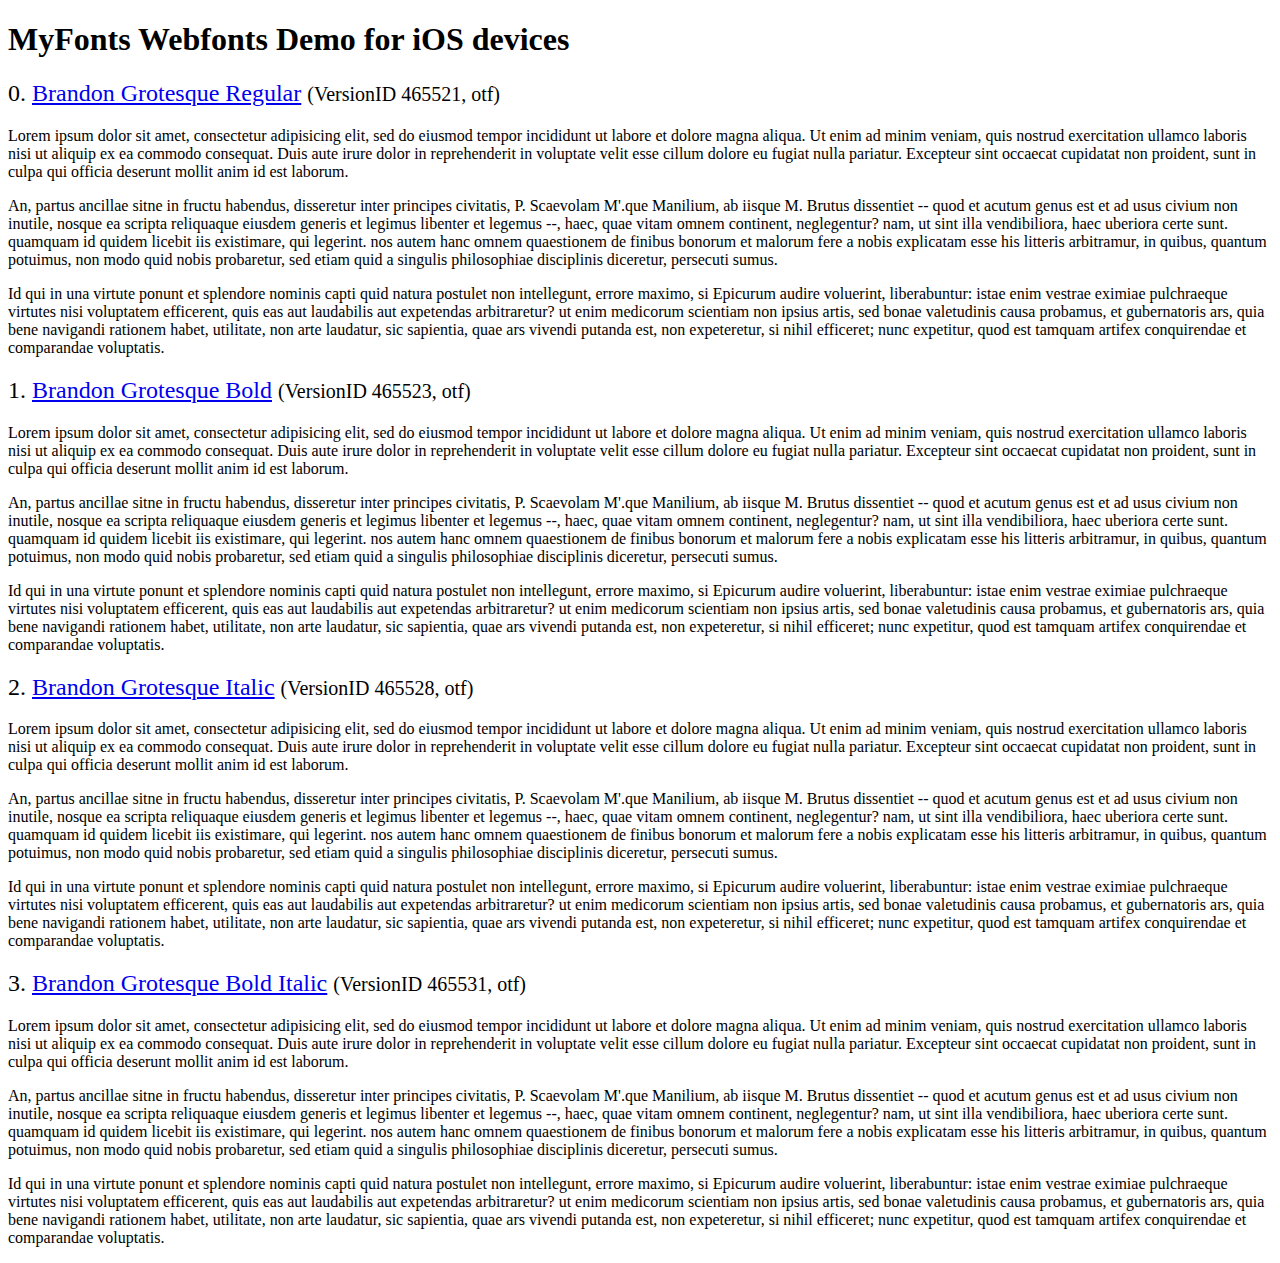
<file: themes/toolbox/webfonts/svg/index.html>
<!DOCTYPE html>
<html>
<head>
<title>MyFonts Webfonts Demo for iOS devices</title>
<meta http-equiv="content-type" content="text/html; charset=utf-8" />

<style type="text/css" media="all">

	h2 {
		 font-weight:normal;
	}

		
	@font-face {
		font-family:"BrandonGrotesque-Regular";
		src:url("style_187188.svg#BrandonGrotesque-Regular") format("svg");
	}
	
	.webfont_0 {
		font-family: BrandonGrotesque-Regular;
	}
		
	@font-face {
		font-family:"BrandonGrotesque-Bold";
		src:url("style_187190.svg#BrandonGrotesque-Bold") format("svg");
	}
	
	.webfont_1 {
		font-family: BrandonGrotesque-Bold;
	}
		
	@font-face {
		font-family:"BrandonGrotesque-RegularItalic";
		src:url("style_187195.svg#BrandonGrotesque-RegularItalic") format("svg");
	}
	
	.webfont_2 {
		font-family: BrandonGrotesque-RegularItalic;
	}
		
	@font-face {
		font-family:"BrandonGrotesque-BoldItalic";
		src:url("style_187198.svg#BrandonGrotesque-BoldItalic") format("svg");
	}
	
	.webfont_3 {
		font-family: BrandonGrotesque-BoldItalic;
	}
		
</style>

</head>

<body>

<h1>MyFonts Webfonts Demo for iOS devices</h1>


<h2>0. <span class='webfont_0'><a href='http://new.myfonts.com/search/style::187188/'>Brandon Grotesque Regular</a></span>
<small>(VersionID 465521, otf)</small>
</h2>

<p class='webfont_0'>Lorem ipsum dolor sit amet, consectetur adipisicing elit, sed do eiusmod tempor incididunt ut labore et dolore magna aliqua. Ut enim ad minim veniam, quis nostrud exercitation ullamco laboris nisi ut aliquip ex ea commodo consequat. Duis aute irure dolor in reprehenderit in voluptate velit esse cillum dolore eu fugiat nulla pariatur. Excepteur sint occaecat cupidatat non proident, sunt in culpa qui officia deserunt mollit anim id est laborum.</p>

<p class='webfont_0'>An, partus ancillae sitne in fructu habendus, disseretur inter principes civitatis, P. Scaevolam M'.que Manilium, ab iisque M. Brutus dissentiet -- quod et acutum genus est et ad usus civium non inutile, nosque ea scripta reliquaque eiusdem generis et legimus libenter et legemus --, haec, quae vitam omnem continent, neglegentur? nam, ut sint illa vendibiliora, haec uberiora certe sunt. quamquam id quidem licebit iis existimare, qui legerint. nos autem hanc omnem quaestionem de finibus bonorum et malorum fere a nobis explicatam esse his litteris arbitramur, in quibus, quantum potuimus, non modo quid nobis probaretur, sed etiam quid a singulis philosophiae disciplinis diceretur, persecuti sumus.</p>

<p class='webfont_0'>Id qui in una virtute ponunt et splendore nominis capti quid natura postulet non intellegunt, errore maximo, si Epicurum audire voluerint, liberabuntur: istae enim vestrae eximiae pulchraeque virtutes nisi voluptatem efficerent, quis eas aut laudabilis aut expetendas arbitraretur? ut enim medicorum scientiam non ipsius artis, sed bonae valetudinis causa probamus, et gubernatoris ars, quia bene navigandi rationem habet, utilitate, non arte laudatur, sic sapientia, quae ars vivendi putanda est, non expeteretur, si nihil efficeret; nunc expetitur, quod est tamquam artifex conquirendae et comparandae voluptatis.</p>



<h2>1. <span class='webfont_1'><a href='http://new.myfonts.com/search/style::187190/'>Brandon Grotesque Bold</a></span>
<small>(VersionID 465523, otf)</small>
</h2>

<p class='webfont_1'>Lorem ipsum dolor sit amet, consectetur adipisicing elit, sed do eiusmod tempor incididunt ut labore et dolore magna aliqua. Ut enim ad minim veniam, quis nostrud exercitation ullamco laboris nisi ut aliquip ex ea commodo consequat. Duis aute irure dolor in reprehenderit in voluptate velit esse cillum dolore eu fugiat nulla pariatur. Excepteur sint occaecat cupidatat non proident, sunt in culpa qui officia deserunt mollit anim id est laborum.</p>

<p class='webfont_1'>An, partus ancillae sitne in fructu habendus, disseretur inter principes civitatis, P. Scaevolam M'.que Manilium, ab iisque M. Brutus dissentiet -- quod et acutum genus est et ad usus civium non inutile, nosque ea scripta reliquaque eiusdem generis et legimus libenter et legemus --, haec, quae vitam omnem continent, neglegentur? nam, ut sint illa vendibiliora, haec uberiora certe sunt. quamquam id quidem licebit iis existimare, qui legerint. nos autem hanc omnem quaestionem de finibus bonorum et malorum fere a nobis explicatam esse his litteris arbitramur, in quibus, quantum potuimus, non modo quid nobis probaretur, sed etiam quid a singulis philosophiae disciplinis diceretur, persecuti sumus.</p>

<p class='webfont_1'>Id qui in una virtute ponunt et splendore nominis capti quid natura postulet non intellegunt, errore maximo, si Epicurum audire voluerint, liberabuntur: istae enim vestrae eximiae pulchraeque virtutes nisi voluptatem efficerent, quis eas aut laudabilis aut expetendas arbitraretur? ut enim medicorum scientiam non ipsius artis, sed bonae valetudinis causa probamus, et gubernatoris ars, quia bene navigandi rationem habet, utilitate, non arte laudatur, sic sapientia, quae ars vivendi putanda est, non expeteretur, si nihil efficeret; nunc expetitur, quod est tamquam artifex conquirendae et comparandae voluptatis.</p>



<h2>2. <span class='webfont_2'><a href='http://new.myfonts.com/search/style::187195/'>Brandon Grotesque Italic</a></span>
<small>(VersionID 465528, otf)</small>
</h2>

<p class='webfont_2'>Lorem ipsum dolor sit amet, consectetur adipisicing elit, sed do eiusmod tempor incididunt ut labore et dolore magna aliqua. Ut enim ad minim veniam, quis nostrud exercitation ullamco laboris nisi ut aliquip ex ea commodo consequat. Duis aute irure dolor in reprehenderit in voluptate velit esse cillum dolore eu fugiat nulla pariatur. Excepteur sint occaecat cupidatat non proident, sunt in culpa qui officia deserunt mollit anim id est laborum.</p>

<p class='webfont_2'>An, partus ancillae sitne in fructu habendus, disseretur inter principes civitatis, P. Scaevolam M'.que Manilium, ab iisque M. Brutus dissentiet -- quod et acutum genus est et ad usus civium non inutile, nosque ea scripta reliquaque eiusdem generis et legimus libenter et legemus --, haec, quae vitam omnem continent, neglegentur? nam, ut sint illa vendibiliora, haec uberiora certe sunt. quamquam id quidem licebit iis existimare, qui legerint. nos autem hanc omnem quaestionem de finibus bonorum et malorum fere a nobis explicatam esse his litteris arbitramur, in quibus, quantum potuimus, non modo quid nobis probaretur, sed etiam quid a singulis philosophiae disciplinis diceretur, persecuti sumus.</p>

<p class='webfont_2'>Id qui in una virtute ponunt et splendore nominis capti quid natura postulet non intellegunt, errore maximo, si Epicurum audire voluerint, liberabuntur: istae enim vestrae eximiae pulchraeque virtutes nisi voluptatem efficerent, quis eas aut laudabilis aut expetendas arbitraretur? ut enim medicorum scientiam non ipsius artis, sed bonae valetudinis causa probamus, et gubernatoris ars, quia bene navigandi rationem habet, utilitate, non arte laudatur, sic sapientia, quae ars vivendi putanda est, non expeteretur, si nihil efficeret; nunc expetitur, quod est tamquam artifex conquirendae et comparandae voluptatis.</p>



<h2>3. <span class='webfont_3'><a href='http://new.myfonts.com/search/style::187198/'>Brandon Grotesque Bold Italic</a></span>
<small>(VersionID 465531, otf)</small>
</h2>

<p class='webfont_3'>Lorem ipsum dolor sit amet, consectetur adipisicing elit, sed do eiusmod tempor incididunt ut labore et dolore magna aliqua. Ut enim ad minim veniam, quis nostrud exercitation ullamco laboris nisi ut aliquip ex ea commodo consequat. Duis aute irure dolor in reprehenderit in voluptate velit esse cillum dolore eu fugiat nulla pariatur. Excepteur sint occaecat cupidatat non proident, sunt in culpa qui officia deserunt mollit anim id est laborum.</p>

<p class='webfont_3'>An, partus ancillae sitne in fructu habendus, disseretur inter principes civitatis, P. Scaevolam M'.que Manilium, ab iisque M. Brutus dissentiet -- quod et acutum genus est et ad usus civium non inutile, nosque ea scripta reliquaque eiusdem generis et legimus libenter et legemus --, haec, quae vitam omnem continent, neglegentur? nam, ut sint illa vendibiliora, haec uberiora certe sunt. quamquam id quidem licebit iis existimare, qui legerint. nos autem hanc omnem quaestionem de finibus bonorum et malorum fere a nobis explicatam esse his litteris arbitramur, in quibus, quantum potuimus, non modo quid nobis probaretur, sed etiam quid a singulis philosophiae disciplinis diceretur, persecuti sumus.</p>

<p class='webfont_3'>Id qui in una virtute ponunt et splendore nominis capti quid natura postulet non intellegunt, errore maximo, si Epicurum audire voluerint, liberabuntur: istae enim vestrae eximiae pulchraeque virtutes nisi voluptatem efficerent, quis eas aut laudabilis aut expetendas arbitraretur? ut enim medicorum scientiam non ipsius artis, sed bonae valetudinis causa probamus, et gubernatoris ars, quia bene navigandi rationem habet, utilitate, non arte laudatur, sic sapientia, quae ars vivendi putanda est, non expeteretur, si nihil efficeret; nunc expetitur, quod est tamquam artifex conquirendae et comparandae voluptatis.</p>




</body>
</html>
</file>
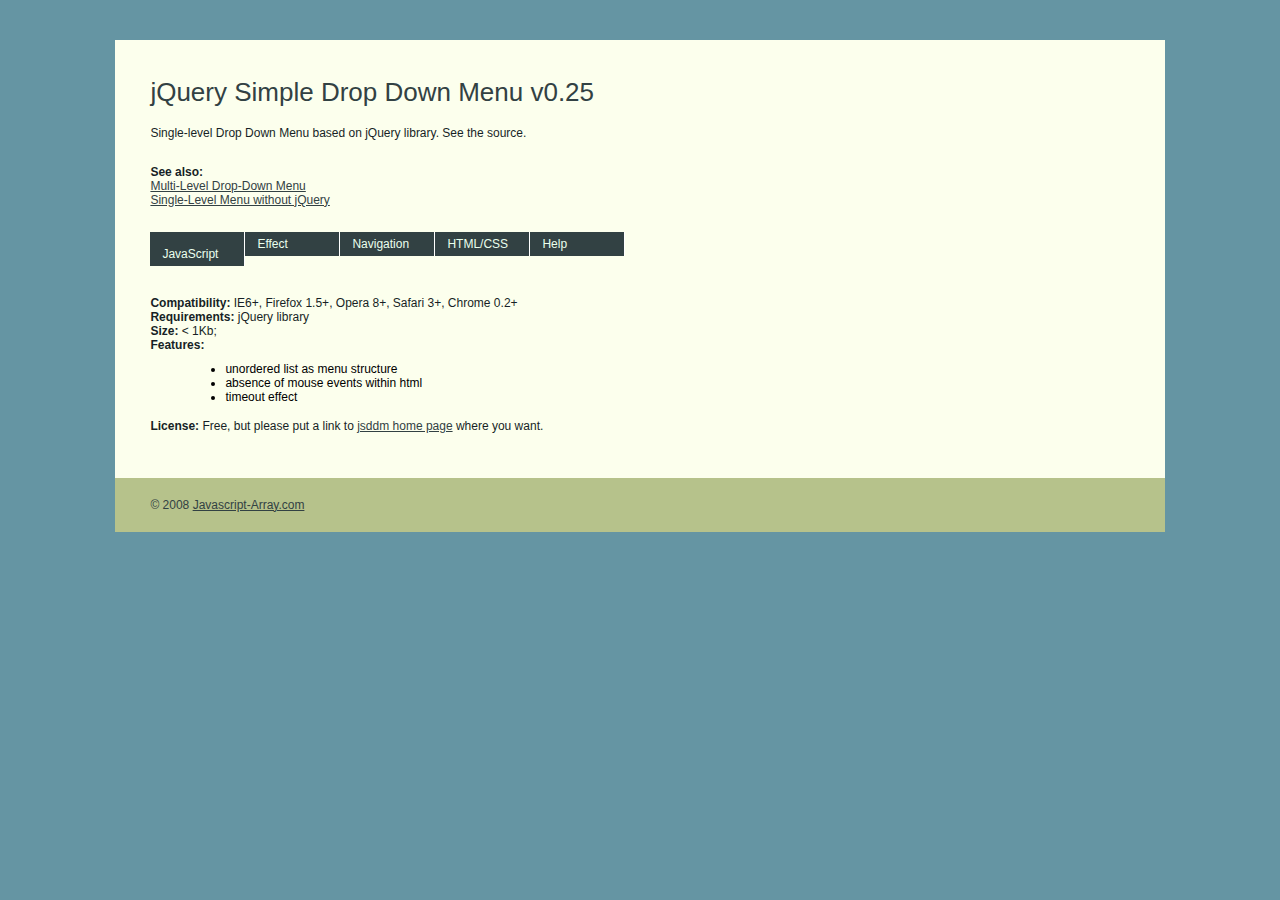
<file: snippets/jsddm/class_jsddm.0.25.html>
<!DOCTYPE html PUBLIC "-//W3C//DTD XHTML 1.0 Strict//EN" "http://www.w3.org/TR/xhtml1/DTD/xhtml1-strict.dtd">
<html>
<head>
	<title>jQuery Simple Drop Down Menu v0.25</title>
	<meta name="keywords" content="" />
	<meta name="description" content="" />
	<style type="text/css">
	
	/* common page styles */
	body
	{	background: #6595A3;
		padding: 0 20px}

	.clear
	{	clear: both;
		overflow: hidden;
		height: 0}

	#all
	{	width: 80%;
		min-width: 650px;
		margin: 40px auto 0 auto;
		background: #FCFFED;
		padding: 20px 35px}

	h1
	{	font: 26px tahoma, arial;
		color: #324143}

	p
	{	font: 12px tahoma, arial;
		color: #171F26;
		margin-bottom: 25px}

	a
	{	color: #324143}

	#copyright
	{	width: 80%;
		min-width: 650px;
		margin: 0 auto;
		padding: 20px 35px;
		background: #B6C28B;
		font: 12px tahoma, arial;
		color: #324143}

	#copyright a
	{	color: #324143}

	#copyright a:hover
	{	color: #171F26}
	</style>
	
</head>
<body>
<div id="all">

<h1>jQuery Simple Drop Down Menu v0.25</h1>

<p>Single-level Drop Down Menu based on jQuery library. See the source.</p>

<p><b>See also:</b><br>
<a href="http://javascript-array.com/scripts/multi_level_drop_down_menu/?jsddm">Multi-Level Drop-Down Menu</a><br>
<a href="http://javascript-array.com/scripts/simple_drop_down_menu/?jsddm">Single-Level Menu without jQuery</p>

<style type="text/css">
/* menu styles */
#jsddm
{	margin: 0;
	padding: 0}

	#jsddm li
	{	float: left;
		list-style: none;
		font: 12px Tahoma, Arial}

	#jsddm li a
	{	display: block;
		background: #324143;
		padding: 5px 12px;
		text-decoration: none;
		border-right: 1px solid white;
		width: 70px;
		color: #EAFFED;
		white-space: nowrap}

	#jsddm li a:hover
	{	background: #24313C}
		
		#jsddm li ul
		{	margin: 0;
			padding: 0;
			position: absolute;
			visibility: hidden;
			border-top: 1px solid white}
		
			#jsddm li ul li
			{	float: none;
				display: inline}
			
			#jsddm li ul li a
			{	width: auto;
				background: #A9C251;
				color: #24313C}
			
			#jsddm li ul li a:hover
			{	background: #8EA344}
</style>

<!--
Time, time, take us back before the line was drawn
Before the sky turned black. -->

<!-- script src="http://ajax.googleapis.com/ajax/libs/jquery/1.2.6/jquery.min.js" type="text/javascript"></script -->
<script src="jquery.min.js" type="text/javascript"></script>
<script type="text/javascript">

function Jsddm() {
	this.timeout         = 500;
	this.closetimer		= 0;
	this.ddmenuitem      = 0;
}

Jsddm.prototype.jsddm_close = function() {
	if(this.ddmenuitem) this.ddmenuitem.css('visibility', 'hidden');
};

Jsddm.prototype.jsddm_timer = function() {
	this.closetimer = window.setTimeout(this.jsddm_close, this.timeout);
};

Jsddm.prototype.jsddm_canceltimer = function() {
	if(this.closetimer) {
		window.clearTimeout(this.closetimer);
		this.closetimer = null;
	}
};
Jsddm.prototype.jsddm_open = function() {
	this.jsddm_canceltimer();
	this.jsddm_close();
	this.ddmenuitem = $(this).find('ul').eq(0).css('visibility', 'visible');
};


var myJsddm = new Jsddm();


$(document).ready(function() {
	$('#jsddm > li').bind('mouseover', myJsddm.jsddm_open);
	$('#jsddm > li').bind('mouseout',  myJsddm.jsddm_timer);
	});

document.onclick = myJsddm.jsddm_close;
</script>

<ul id="jsddm">
	<li><a href="#">JavaScript</a>
		<ul>
			<li><a href="#">Drop Down Menu</a></li>
			<li><a href="#">jQuery Plugin</a></li>
			<li><a href="#">Ajax Navigation</a></li>
		</ul>
	</li>
	<li><a href="#">Effect</a>
		<ul>
			<li><a href="#">Slide Effect</a></li>
			<li><a href="#">Fade Effect</a></li>
			<li><a href="#">Opacity Mode</a></li>
			<li><a href="#">Drop Shadow</a></li>
			<li><a href="#">Semitransparent</a></li>
		</ul>
	</li>
	<li><a href="#">Navigation</a></li>
	<li><a href="#">HTML/CSS</a></li>
	<li><a href="#">Help</a></li>
</ul>
<div class="clear"> </div>

<br>

<p>
	<b>Compatibility:</b> IE6+, Firefox 1.5+, Opera 8+, Safari 3+, Chrome 0.2+<br>
	<b>Requirements:</b> jQuery library<br>
	<b>Size:</b> &lt; 1Kb;<br>
	<b>Features:</b> 
	<ul style="font: 12px tahoma, arial; margin:-15px 10px 15px 35px;padding-top:0">
		<li>unordered list as menu structure</li>
		<li>absence of mouse events within html</li>
		<li>timeout effect</li>
	</ul>
	<p><b>License:</b> Free, but please put a link to <a href="http://javascript-array.com/scripts/jquery_simple_drop_down_menu/">jsddm home page</a> where you want.</p>
</p>
</div>
<div id="copyright">&copy; 2008 <a href="http://Javascript-Array.com/">Javascript-Array.com</div></div>


</body>
</html>
</file>
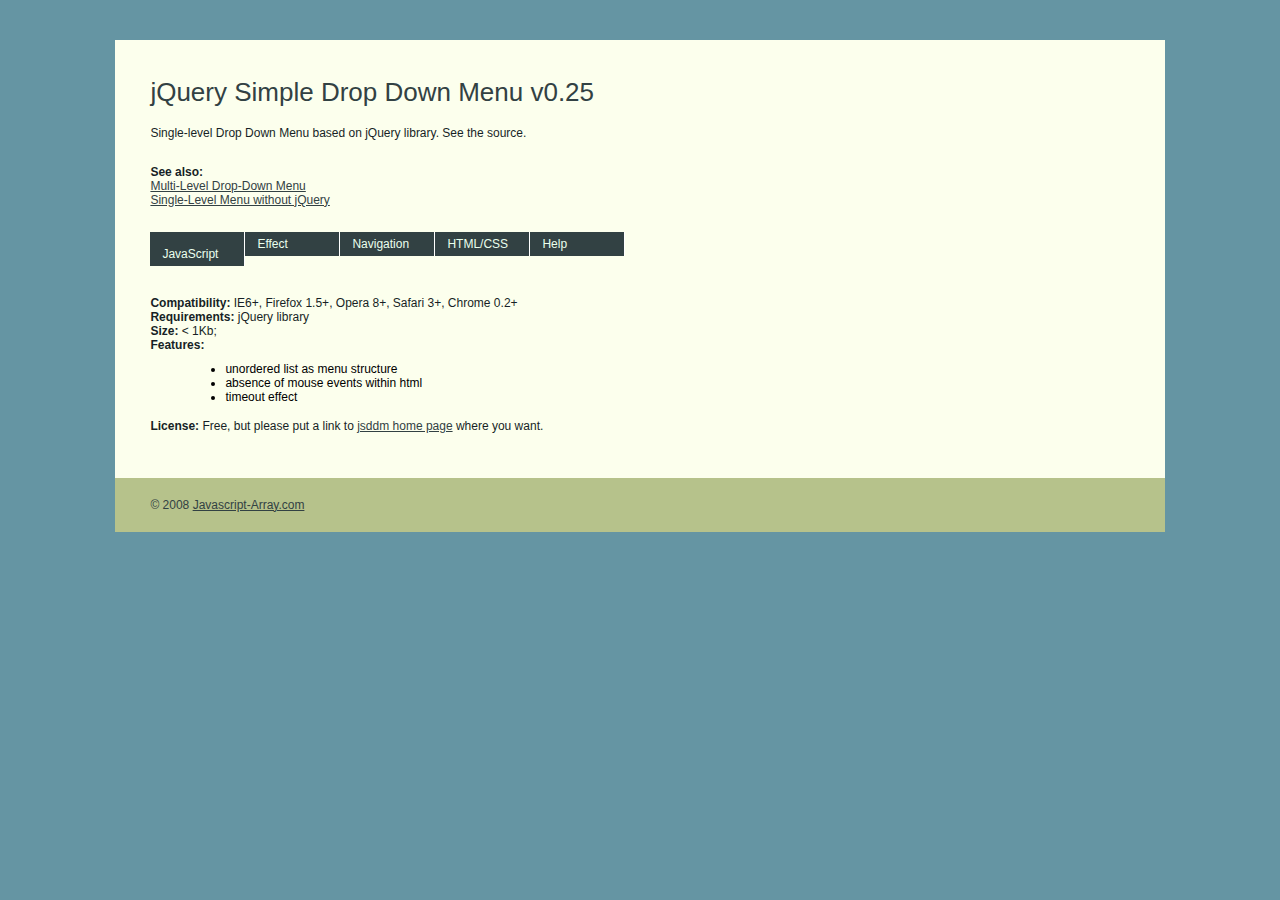
<file: snippets/jsddm/original_jsddm.0.25.html>
<!DOCTYPE html PUBLIC "-//W3C//DTD XHTML 1.0 Strict//EN" "http://www.w3.org/TR/xhtml1/DTD/xhtml1-strict.dtd">
<html>
<head>
	<title>jQuery Simple Drop Down Menu v0.25</title>
	<meta name="keywords" content="" />
	<meta name="description" content="" />
	<style type="text/css">
	
	/* common page styles */
	body
	{	background: #6595A3;
		padding: 0 20px}

	.clear
	{	clear: both;
		overflow: hidden;
		height: 0}

	#all
	{	width: 80%;
		min-width: 650px;
		margin: 40px auto 0 auto;
		background: #FCFFED;
		padding: 20px 35px}

	h1
	{	font: 26px tahoma, arial;
		color: #324143}

	p
	{	font: 12px tahoma, arial;
		color: #171F26;
		margin-bottom: 25px}

	a
	{	color: #324143}

	#copyright
	{	width: 80%;
		min-width: 650px;
		margin: 0 auto;
		padding: 20px 35px;
		background: #B6C28B;
		font: 12px tahoma, arial;
		color: #324143}

	#copyright a
	{	color: #324143}

	#copyright a:hover
	{	color: #171F26}
	</style>
	
</head>
<body>
<div id="all">

<h1>jQuery Simple Drop Down Menu v0.25</h1>

<p>Single-level Drop Down Menu based on jQuery library. See the source.</p>

<p><b>See also:</b><br>
<a href="http://javascript-array.com/scripts/multi_level_drop_down_menu/?jsddm">Multi-Level Drop-Down Menu</a><br>
<a href="http://javascript-array.com/scripts/simple_drop_down_menu/?jsddm">Single-Level Menu without jQuery</p>

<style type="text/css">
/* menu styles */
#jsddm
{	margin: 0;
	padding: 0}

	#jsddm li
	{	float: left;
		list-style: none;
		font: 12px Tahoma, Arial}

	#jsddm li a
	{	display: block;
		background: #324143;
		padding: 5px 12px;
		text-decoration: none;
		border-right: 1px solid white;
		width: 70px;
		color: #EAFFED;
		white-space: nowrap}

	#jsddm li a:hover
	{	background: #24313C}
		
		#jsddm li ul
		{	margin: 0;
			padding: 0;
			position: absolute;
			visibility: hidden;
			border-top: 1px solid white}
		
			#jsddm li ul li
			{	float: none;
				display: inline}
			
			#jsddm li ul li a
			{	width: auto;
				background: #A9C251;
				color: #24313C}
			
			#jsddm li ul li a:hover
			{	background: #8EA344}
</style>

<!--
Time, time, take us back before the line was drawn
Before the sky turned black. -->

<!-- script src="http://ajax.googleapis.com/ajax/libs/jquery/1.2.6/jquery.min.js" type="text/javascript"></script -->
<script src="jquery.min.js" type="text/javascript"></script>
<script type="text/javascript">
var timeout         = 500;
var closetimer		= 0;
var ddmenuitem      = 0;

function jsddm_open()
{	jsddm_canceltimer();
	jsddm_close();
	ddmenuitem = $(this).find('ul').eq(0).css('visibility', 'visible');}

function jsddm_close()
{	if(ddmenuitem) ddmenuitem.css('visibility', 'hidden');}

function jsddm_timer()
{	closetimer = window.setTimeout(jsddm_close, timeout);}

function jsddm_canceltimer()
{	if(closetimer)
	{	window.clearTimeout(closetimer);
		closetimer = null;}}

$(document).ready(function()
{	$('#jsddm > li').bind('mouseover', jsddm_open);
	$('#jsddm > li').bind('mouseout',  jsddm_timer);});

document.onclick = jsddm_close;
</script>

<ul id="jsddm">
	<li><a href="#">JavaScript</a>
		<ul>
			<li><a href="#">Drop Down Menu</a></li>
			<li><a href="#">jQuery Plugin</a></li>
			<li><a href="#">Ajax Navigation</a></li>
		</ul>
	</li>
	<li><a href="#">Effect</a>
		<ul>
			<li><a href="#">Slide Effect</a></li>
			<li><a href="#">Fade Effect</a></li>
			<li><a href="#">Opacity Mode</a></li>
			<li><a href="#">Drop Shadow</a></li>
			<li><a href="#">Semitransparent</a></li>
		</ul>
	</li>
	<li><a href="#">Navigation</a></li>
	<li><a href="#">HTML/CSS</a></li>
	<li><a href="#">Help</a></li>
</ul>
<div class="clear"> </div>

<br>

<p>
	<b>Compatibility:</b> IE6+, Firefox 1.5+, Opera 8+, Safari 3+, Chrome 0.2+<br>
	<b>Requirements:</b> jQuery library<br>
	<b>Size:</b> &lt; 1Kb;<br>
	<b>Features:</b> 
	<ul style="font: 12px tahoma, arial; margin:-15px 10px 15px 35px;padding-top:0">
		<li>unordered list as menu structure</li>
		<li>absence of mouse events within html</li>
		<li>timeout effect</li>
	</ul>
	<p><b>License:</b> Free, but please put a link to <a href="http://javascript-array.com/scripts/jquery_simple_drop_down_menu/">jsddm home page</a> where you want.</p>
</p>
</div>
<div id="copyright">&copy; 2008 <a href="http://Javascript-Array.com/">Javascript-Array.com</div></div>


</body>
</html>
</file>
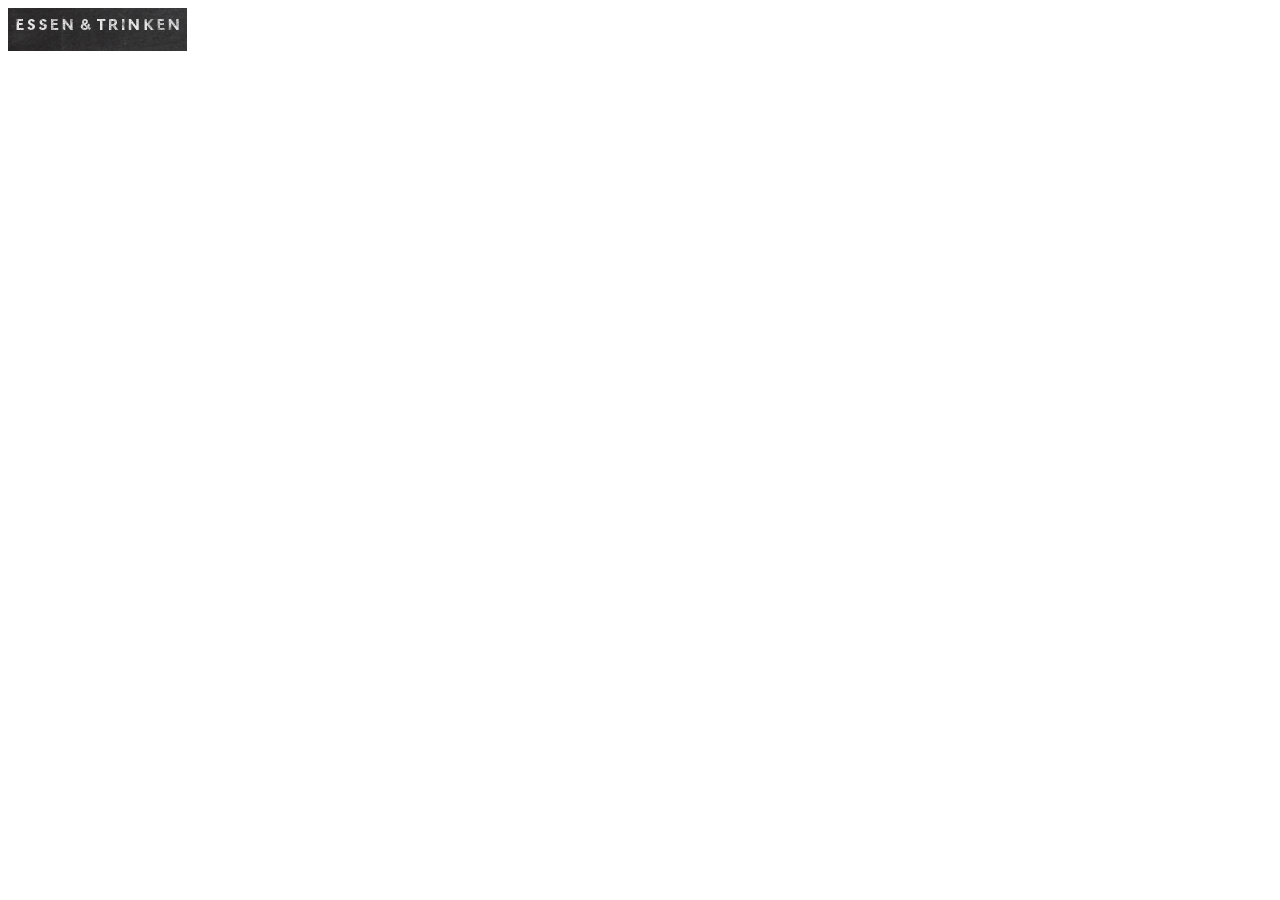
<file: themes/toolbox/webengine20/testCase.html>
<html>
<head> 
	<script type="text/javascript" src="../jquery.js"></script>
	<script type="text/javascript" src="Engine.js"></script>
	<script type="text/javascript" src="EngineEvents.js"></script>
	<script type="text/javascript" src="EventParameter.js"></script>
	<script type="text/javascript" src="EngineGlobals.js"></script>
	<script type="text/javascript" src="Unit.js"></script>
	
	<script type="text/javascript" src="Element.js"></script>
	<script type="text/javascript" src="Panel.js"></script>
	<script type="text/javascript" src="Rolloutpanel.js"></script>
	<script type="text/javascript" src="Background.js"></script>
	<script type="text/javascript" src="Button.js"></script>
	<script type="text/javascript" src="Text.js"></script>
	
	<script type="text/javascript">
		function load(){
			/*var elem1 = new asdf_Element("testElement", $("#mainBody").get(0), 10, 10, "black", 200, 200, "absolute", "testclass", true, 600);
			elem1.registerOnMouseClickEvent(hide, true);
			elem1.show();
			var pan1 = new asdf_Panel("testPanel", $("#mainBody").get(0), 10, 10, "red", 400, 400, "absolute", "testclass", true, 500);
			pan1.show();
			pan1.addElement(elem1);
			pan1.registerOnMouseClickEvent(show, true);*/
			
			// Test RolloutPanel
			var elem2 = new asdf_Button("button1", $("#mainBody").get(0), 10, 10, "transparent", 200, 50, "absolute", "testclass", true, 510, "../media/essentrinken_inaktiv.png", "../media/essentrinken_aktiv.png");
			elem2.show();
			var rollout = new asdf_Rolloutpanel("rollout", $("#mainBody").get(0), 10, 60, "green", 200, 500, "absolute", "testclass", true, 500, 200, elem2);
			//rollout.show();
			var rElem1 = new asdf_Text("buttonr1", rollout, 10, 10, "red", 150, 30, "absolute", "testclass", true, 600, "kalte Küche");
			var rElem2 = new asdf_Text("buttonr2", rollout, 10, 60, "red", 150, 30, "absolute", "testclass", true, 600, "SPAß an der FREUDE");
			rElem1.show();
			rElem2.show();
			var imgArray = new Array("../media/essentrinken_rollout_kurz.png", "../media/essentrinken_rollout_lang.png");
			// ONLY WORKING WITH ABSOLUTE VALUES for width and Height
			var bg = new asdf_Background("bg", rollout, 10, 60, "red", 500, 500, "absolute", "testclass", true, 800, "stretch",imgArray);
			bg.show();
			
		}
		
		function hide(){
			alert("Hide");
			$("#testElement").hide();
		}
		
		function show(){
			alert("Show");
			$("#testElement").show();	
		}
		
		
		
		
	</script>
</head>

<body id="mainBody" onLoad="javascript:load();">

</body>
</html>
</file>
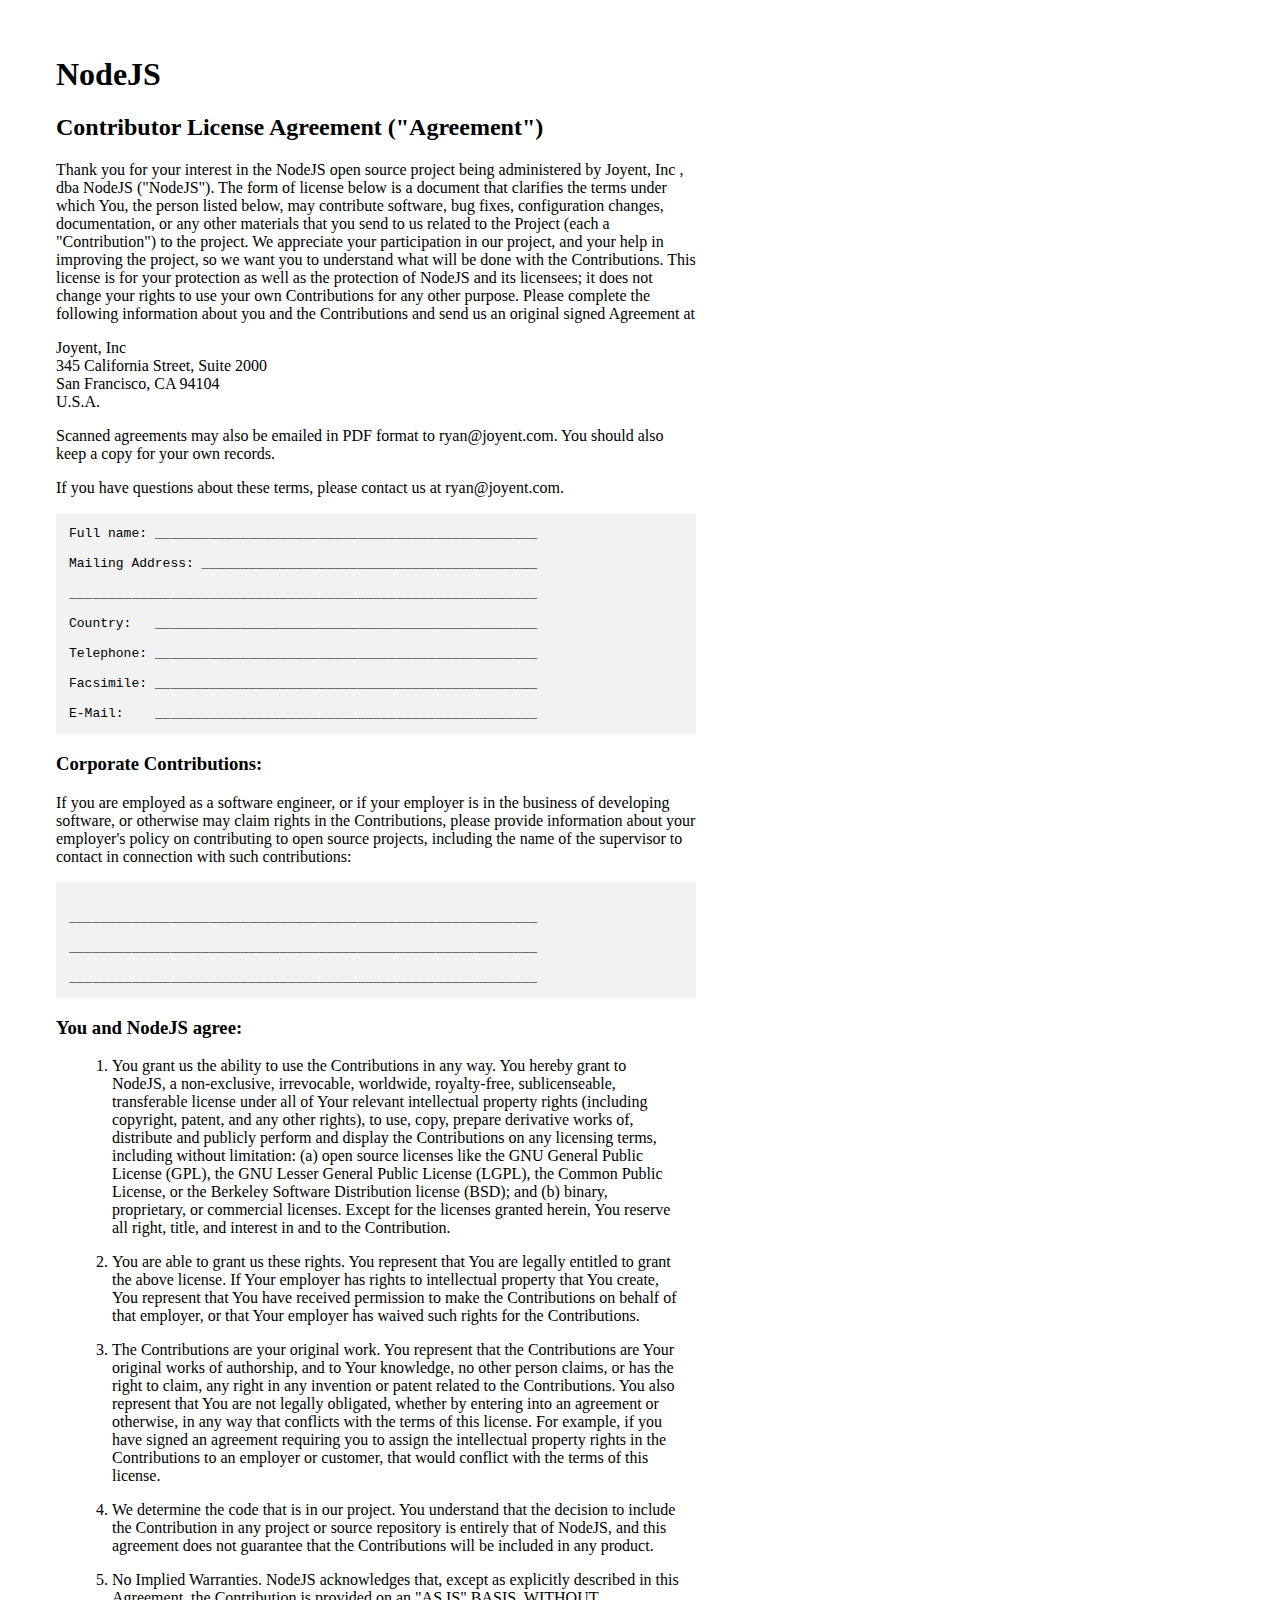
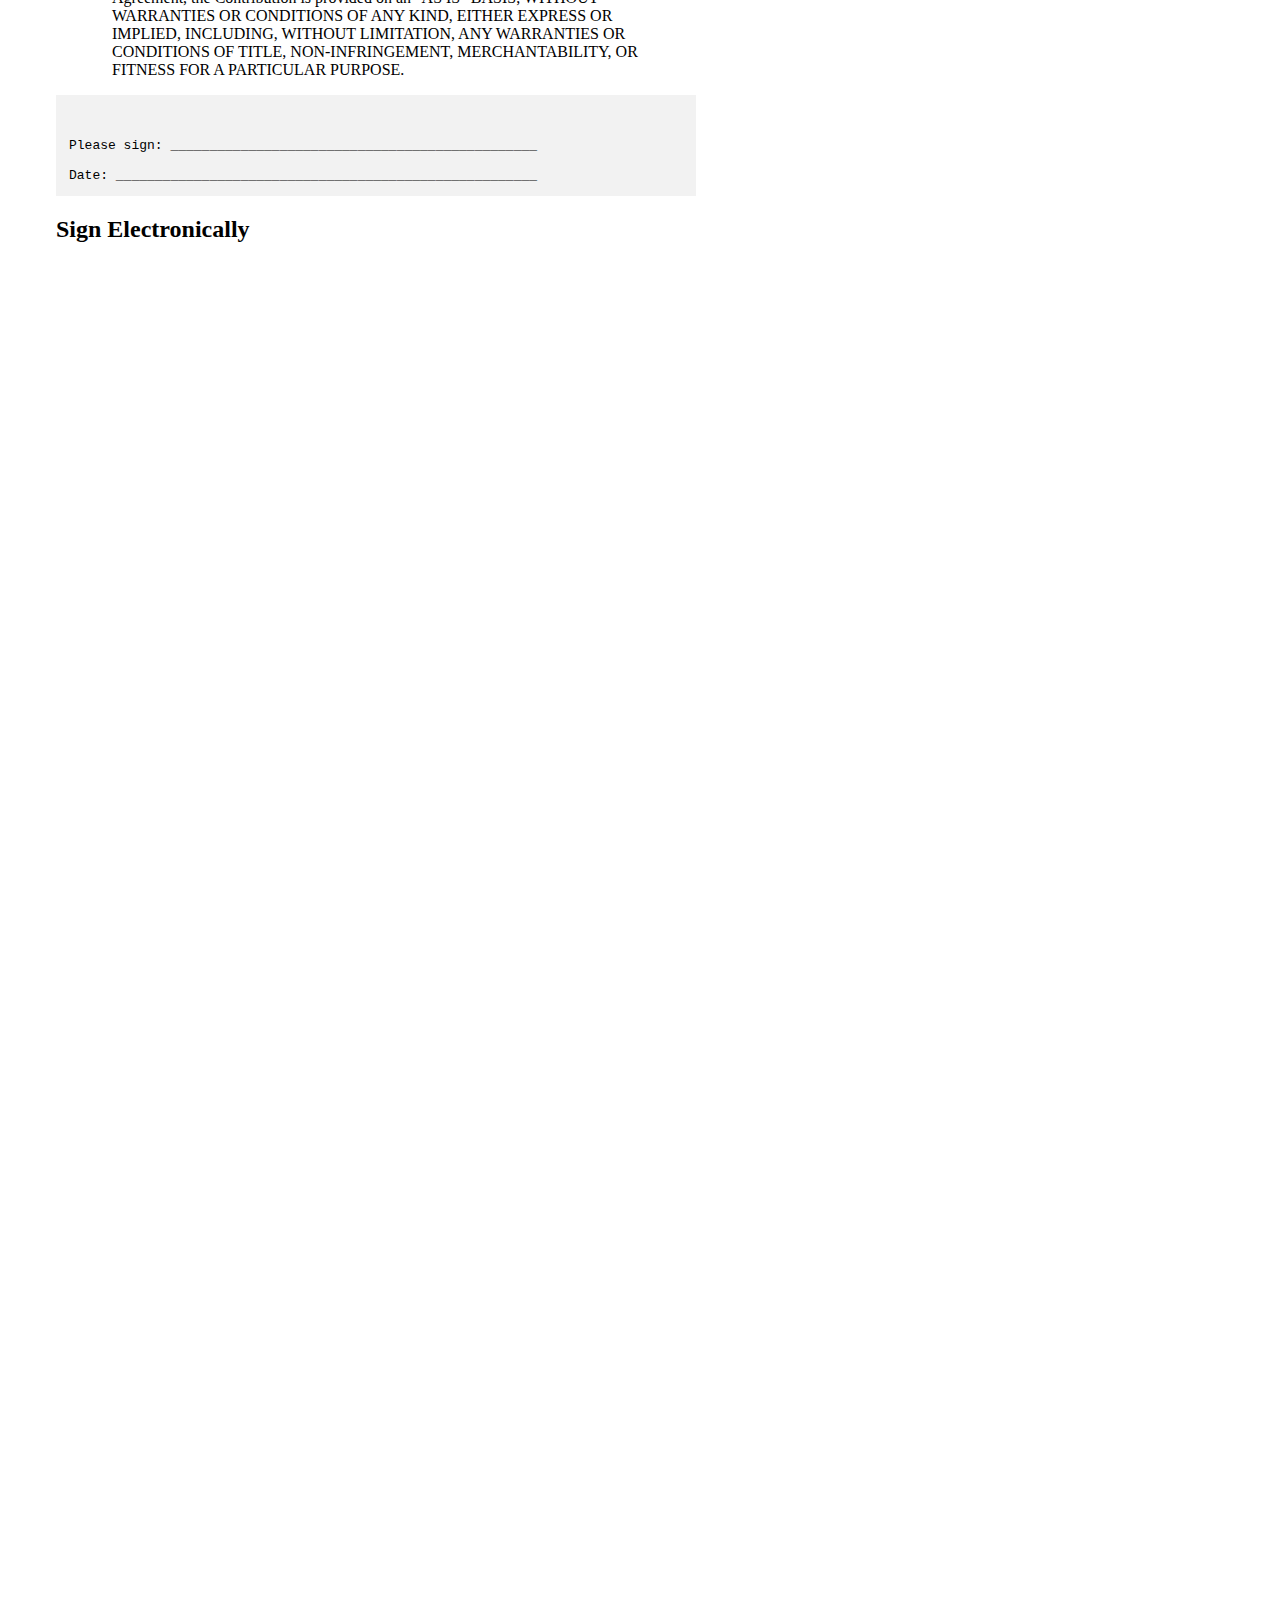
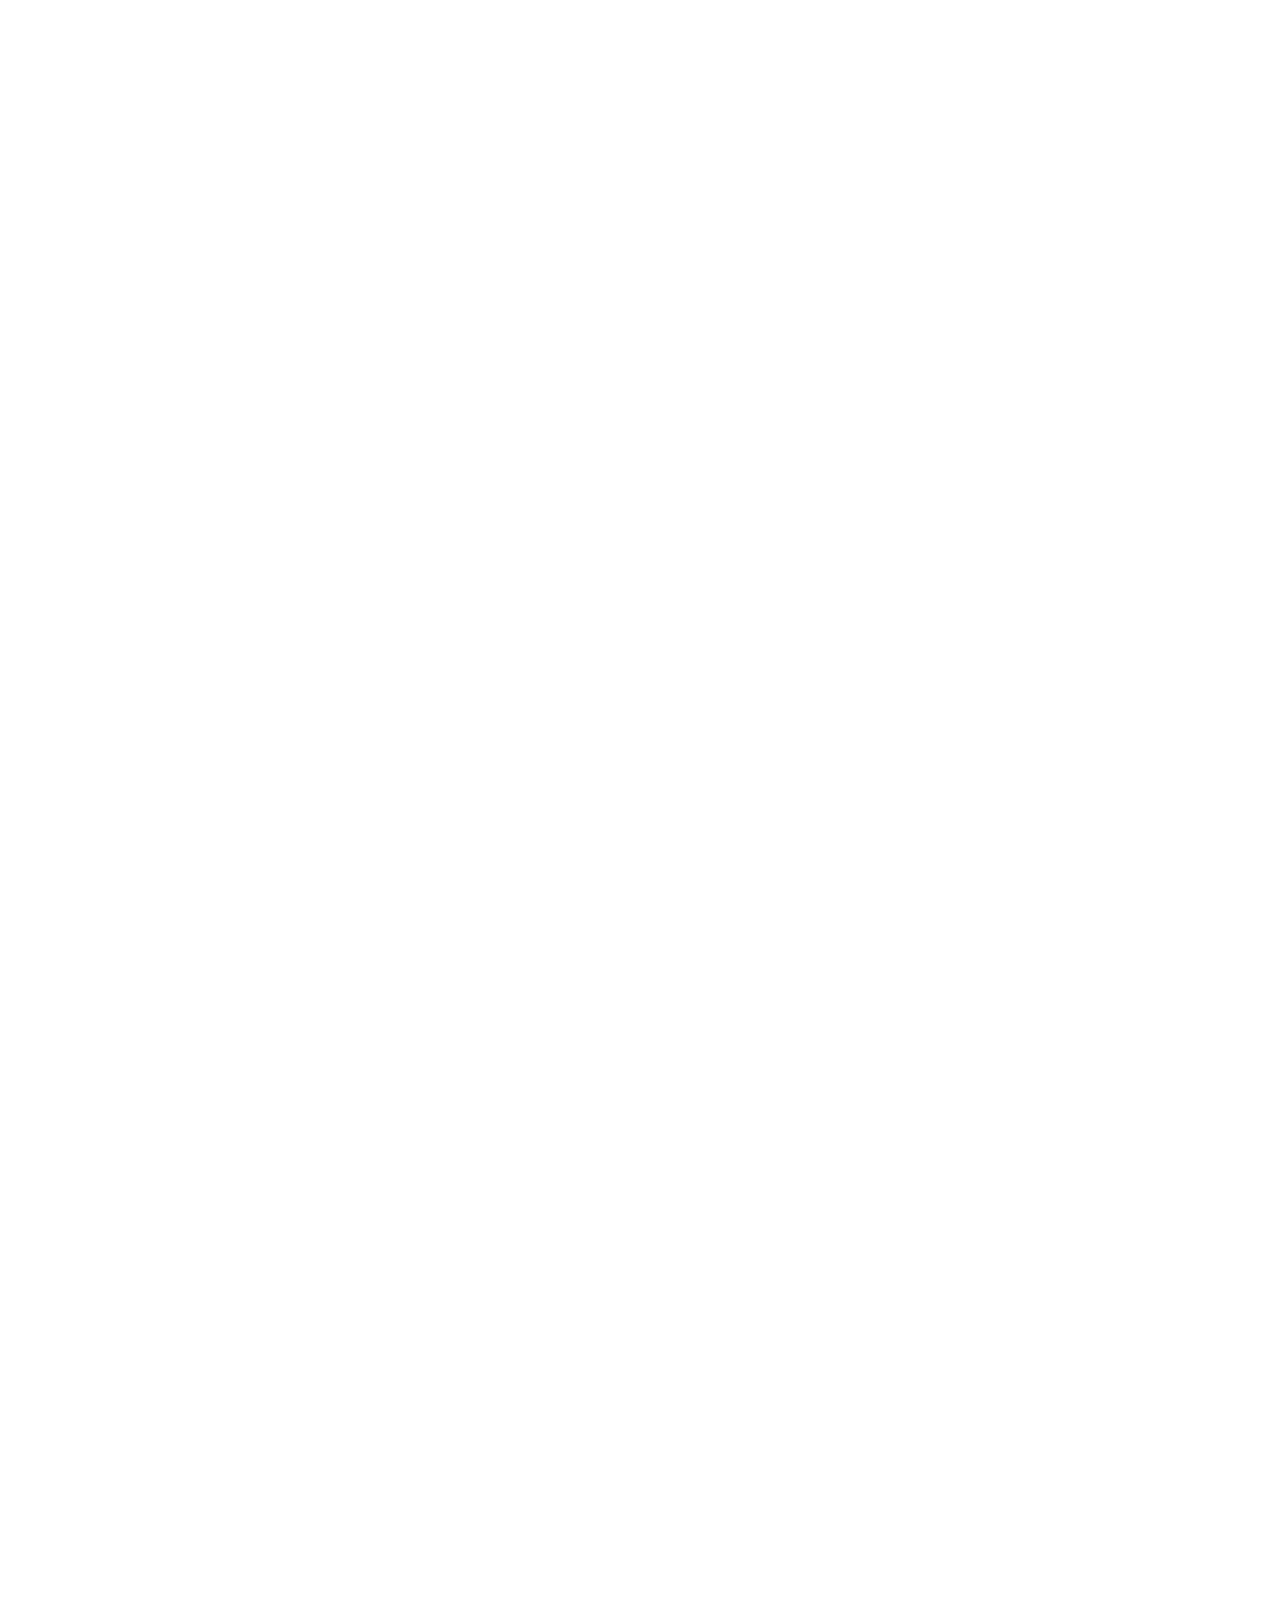
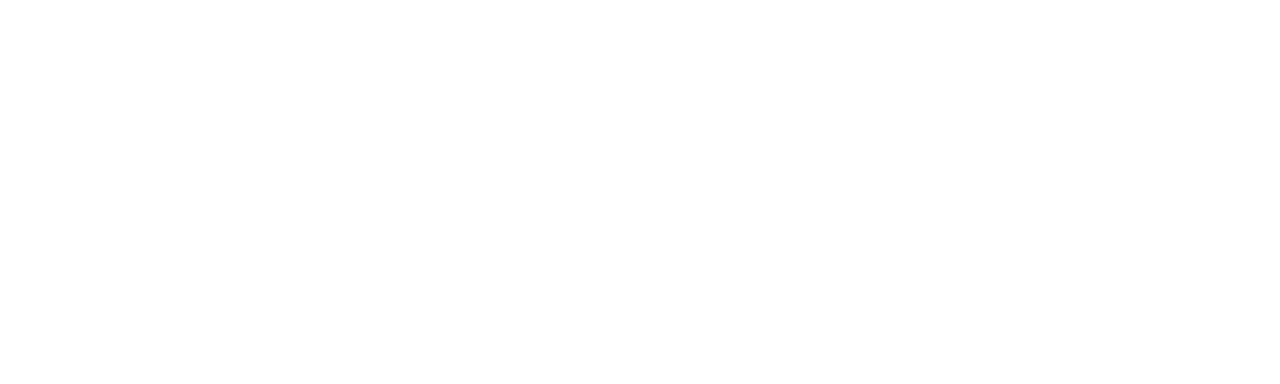
<file: tools/node/doc/cla.html>
<html>
<head>
  <style media="all">
    pre {
      background: #f2f2f2;
      padding: 1em;
    }

    body {
      max-width: 40em;
      padding: 3em;
    }
    ol {
    }

    li {
      padding: 0;
      margin: 1em;
    }

  </style>
  <style media="print">
    body {
      max-width: 1000em;
      padding: 1em;
    }
    pre {
      background: #fff;
      padding: 1em;
    }
    iframe { display: none; }
    #signelectronically { display: none; }
  </style>
</head>

<body>

<h1>NodeJS</h1>
<h2>Contributor License Agreement (&quot;Agreement&quot;)</h2>


<p>
Thank you for your interest in the NodeJS open source
project being administered by Joyent, Inc , dba NodeJS
(&quot;NodeJS&quot;). The form of license below is a document that
clarifies the terms under which You, the person listed
below, may contribute software, bug fixes, configuration
changes, documentation, or any other materials that you send
to us related to the Project (each a &quot;Contribution&quot;) to the
project.  We appreciate your participation in our project,
and your help in improving the project, so we want you to
understand what will be done with the Contributions.  This
license is for your protection as well as the protection of
NodeJS and its licensees; it does not change your rights to
use your own Contributions for any other purpose.  Please
complete the following information about you and the
Contributions and send us an original signed Agreement at

<p>
Joyent, Inc <br/>
345 California Street, Suite 2000 <br/>
San Francisco, CA 94104 <br/>
U.S.A.

<p>
Scanned agreements may also be emailed in PDF format to
ryan@joyent.com. You should also keep a copy for your own
records.

<p>
If you have questions about these terms, please contact us
at ryan@joyent.com.


<pre>
Full name: _________________________________________________

Mailing Address: ___________________________________________

____________________________________________________________

Country:   _________________________________________________

Telephone: _________________________________________________

Facsimile: _________________________________________________

E-Mail:    _________________________________________________
</pre>


<h3>Corporate Contributions:</h3>

<p>
If you are employed as a software engineer, or if your
employer is in the business of developing software, or
otherwise may claim rights in the Contributions, please
provide information about your employer's policy on
contributing to open source projects, including the name of
the supervisor to contact in connection with such
contributions:

<pre>

____________________________________________________________

____________________________________________________________

____________________________________________________________
</pre>



<h3>You and NodeJS agree:</h3>

<ol>

<li>
You grant us the ability to use the Contributions in any
way.  You hereby grant to NodeJS, a non-exclusive,
irrevocable, worldwide, royalty-free, sublicenseable,
transferable license under all of Your relevant intellectual
property rights (including copyright, patent, and any other
rights), to use, copy, prepare derivative works of,
distribute and publicly perform and display the
Contributions on any licensing terms, including without
limitation: (a) open source licenses like the GNU General
Public License (GPL), the GNU Lesser General Public License
(LGPL), the Common Public License, or the Berkeley Software
Distribution license (BSD); and (b) binary, proprietary, or
commercial licenses.  Except for the licenses granted
herein, You reserve all right, title, and interest in and to
the Contribution.

<li>
You are able to grant us these rights.  You represent
that You are legally entitled to grant the above license.
If Your employer has rights to intellectual property that
You create, You represent that You have received permission
to make the Contributions on behalf of that employer, or
that Your employer has waived such rights for the
Contributions.

<li>
The Contributions are your original work.  You represent
that the Contributions are Your original works of
authorship, and to Your knowledge, no other person claims,
or has the right to claim, any right in any invention or
patent related to the Contributions.  You also represent
that You are not legally obligated, whether by entering into
an agreement or otherwise, in any way that conflicts with
the terms of this license.  For example, if you have signed
an agreement requiring you to assign the intellectual
property rights in the Contributions to an employer or
customer, that would conflict with the terms of this
license.

<li>
We determine the code that is in our project.  You
understand that the decision to include the Contribution in
any project or source repository is entirely that of NodeJS,
and this agreement does not guarantee that the Contributions
will be included in any product.

<li>
No Implied Warranties.  NodeJS acknowledges that, except
as explicitly described in this Agreement, the Contribution
is provided on an &quot;AS IS&quot; BASIS, WITHOUT WARRANTIES OR
CONDITIONS OF ANY KIND, EITHER EXPRESS OR IMPLIED,
INCLUDING, WITHOUT   LIMITATION, ANY WARRANTIES OR
CONDITIONS OF TITLE, NON-INFRINGEMENT, MERCHANTABILITY, OR
FITNESS FOR A PARTICULAR PURPOSE.
</ol>


<pre>


Please sign: _______________________________________________

Date: ______________________________________________________
</pre>
</div>


<h2 id="signelectronically">Sign Electronically</h2>

<iframe
  src="http://spreadsheets.google.com/embeddedform?formkey=dFhpTW5kWUtUVG1DTUpHOGR5U2VXNXc6MQ"
  width="760" height="3265" frameborder="0" marginheight="0"
  marginwidth="0">Loading...</iframe>


</body>
</html>
</file>
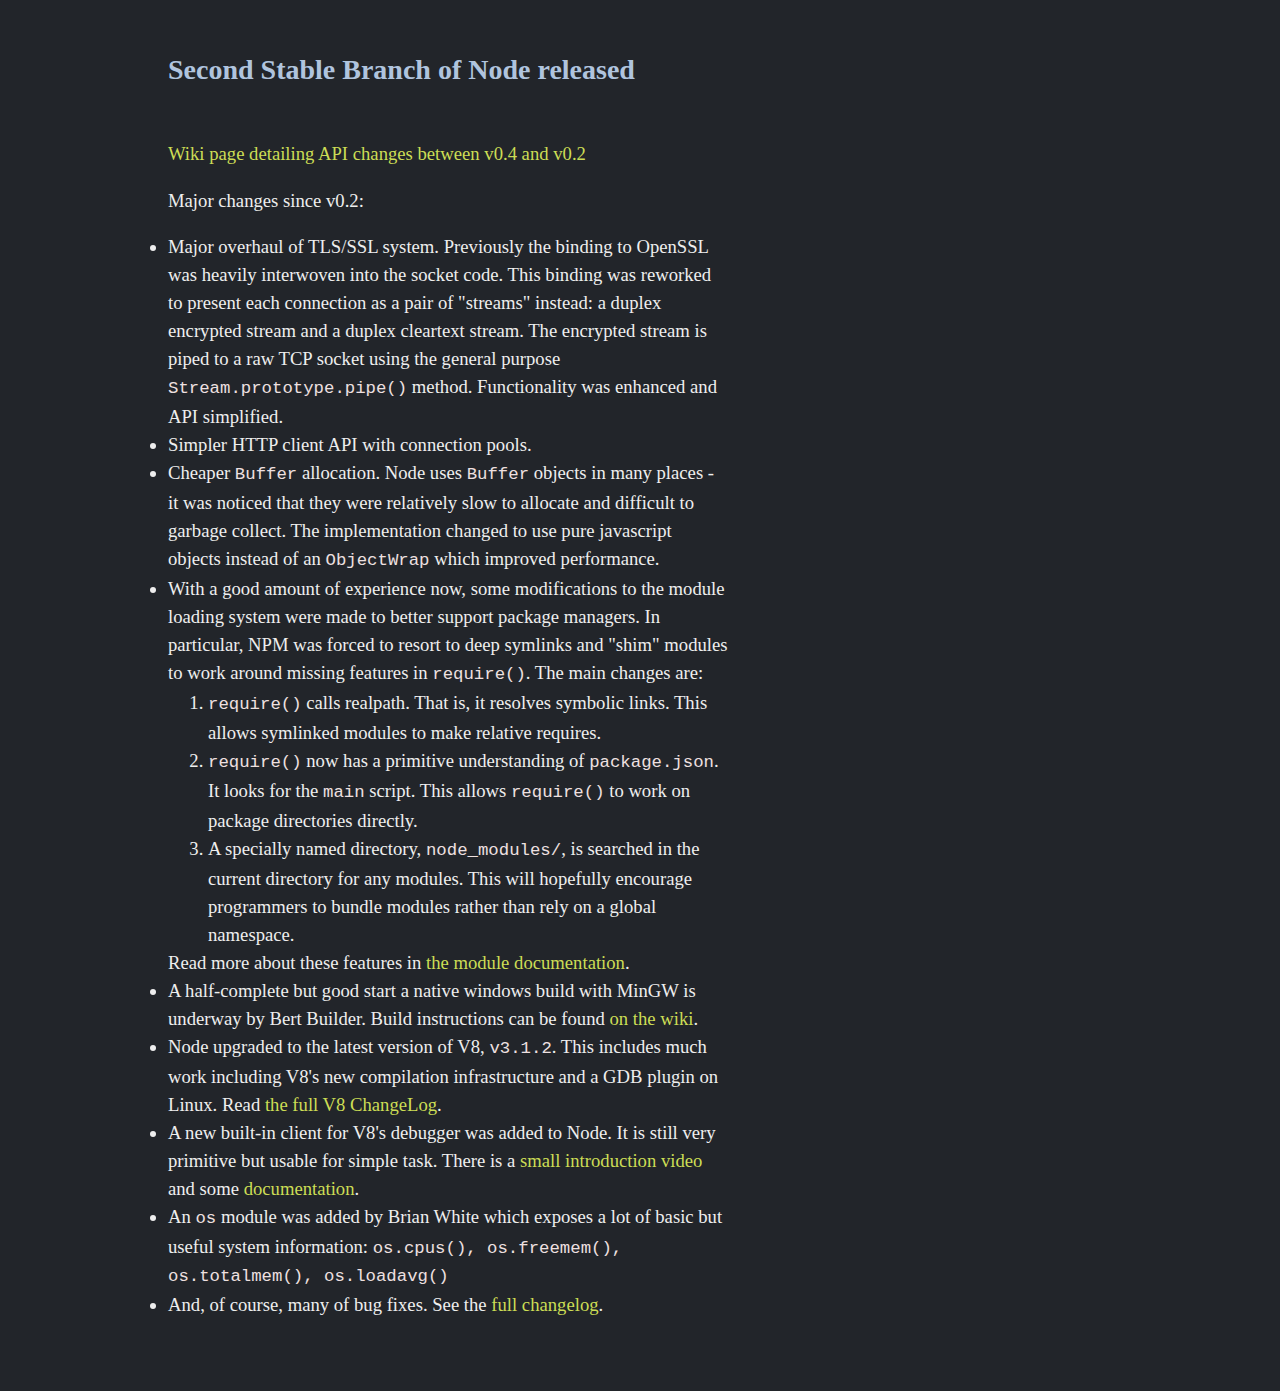
<file: tools/node/doc/v0.4_announcement.html>
<!DOCTYPE html PUBLIC "-//W3C//DTD XHTML 1.0 Transitional//EN" "http://www.w3.org/TR/xhtml1/DTD/xhtml1-transitional.dtd">
<html xmlns="http://www.w3.org/1999/xhtml">
  <head>
    <style type="text/css">
    ul {
      padding: 0;
      margin: 0;
    }
    </style>
    <link type="image/x-icon" rel="icon" href="favicon.ico" />
    <link type="image/x-icon" rel="shortcut icon" href="favicon.ico" />
    <link type="text/css" rel="stylesheet" href="pipe.css" />
    <meta http-equiv="content-type" content="text/html; charset=utf-8" />
    <title>node v0.4 announcement</title>
  </head>
  <body>
    <h2>Second Stable Branch of Node released</h2>

    <p>
    <a
      href="https://github.com/ry/node/wiki/Migrating-from-v0.2-to-v0.3">Wiki
    page detailing API changes between v0.4 and v0.2</a>

    <p>
    Major changes since v0.2:

    <ul>
      <li> Major overhaul of TLS/SSL system. Previously the binding to
      OpenSSL was heavily interwoven into the socket code. This binding was
      reworked to present each connection as a pair of "streams" instead: a
      duplex encrypted stream and a duplex cleartext stream. The encrypted
      stream is piped to a raw TCP socket using the general purpose
      <code>Stream.prototype.pipe()</code> method. Functionality was
      enhanced and API simplified.

      <li>Simpler HTTP client API with connection pools.

      <li> Cheaper <code>Buffer</code> allocation. Node uses
      <code>Buffer</code> objects in many places - it was noticed that they
      were relatively slow to allocate and difficult to garbage collect. The
      implementation changed to use pure javascript objects instead of
      an <code>ObjectWrap</code> which improved performance.

      <li> With a good amount of experience now, some modifications to the
      module loading system were made to better support package managers.
      In particular, NPM was forced to resort to deep symlinks and "shim"
      modules to work around missing features in <code>require()</code>. The main
      changes are:
      <ol>
        <li><code>require()</code> calls realpath. That is,
        it resolves symbolic links. This allows symlinked modules to make
        relative requires.

        <li><code>require()</code> now has a primitive understanding of
        <code>package.json</code>. It looks for the <code>main</code>
        script. This allows <code>require()</code> to work on package
        directories directly.

        <li>A specially named directory, <code>node_modules/</code>, is
        searched in the current directory for any modules. This will
        hopefully encourage programmers to bundle modules rather than
        rely on a global namespace.
      </ol>
      Read more about these features in <a
        href="https://github.com/ry/node/blob/01a864a29d64119054401784cd9255c3a813bdbc/doc/api/modules.markdown">the
        module documentation</a>.

      <li> A half-complete but good start a native windows build with MinGW
      is underway by Bert Builder. Build instructions can be found <a
        href="https://github.com/ry/node/wiki/Building-node.js-on-mingw">on
        the wiki</a>.

      <li> Node upgraded to the latest version of V8, <code>v3.1.2</code>.
      This includes much work including V8's new compilation infrastructure
      and a GDB plugin on Linux.
      Read <a
        href="https://github.com/ry/node/blob/583f2e599962f2664dbaafa0ae98a8d6c1242441/deps/v8/ChangeLog">the
        full V8 ChangeLog</a>.

      <li>A new built-in client for V8's debugger was added to Node. It is
      still very primitive but usable for simple task. There is a <a
        href="http://vimeo.com/19465332">small introduction video</a> and
      some <a
        href="https://github.com/ry/node/blob/01a864a29d64119054401784cd9255c3a813bdbc/doc/api/debugger.markdown">documentation</a>.

      <li>An <code>os</code> module was added by Brian White which exposes
      a lot of basic but useful system information: <code>os.cpus(),
        os.freemem(), os.totalmem(), os.loadavg()</code>

      <li> And, of course, many of bug fixes. See the
      <a
        href="https://github.com/ry/node/blob/01a864a29d64119054401784cd9255c3a813bdbc/ChangeLog">full
        changelog</a>.

    </ul>

  </body>
</html>
</file>
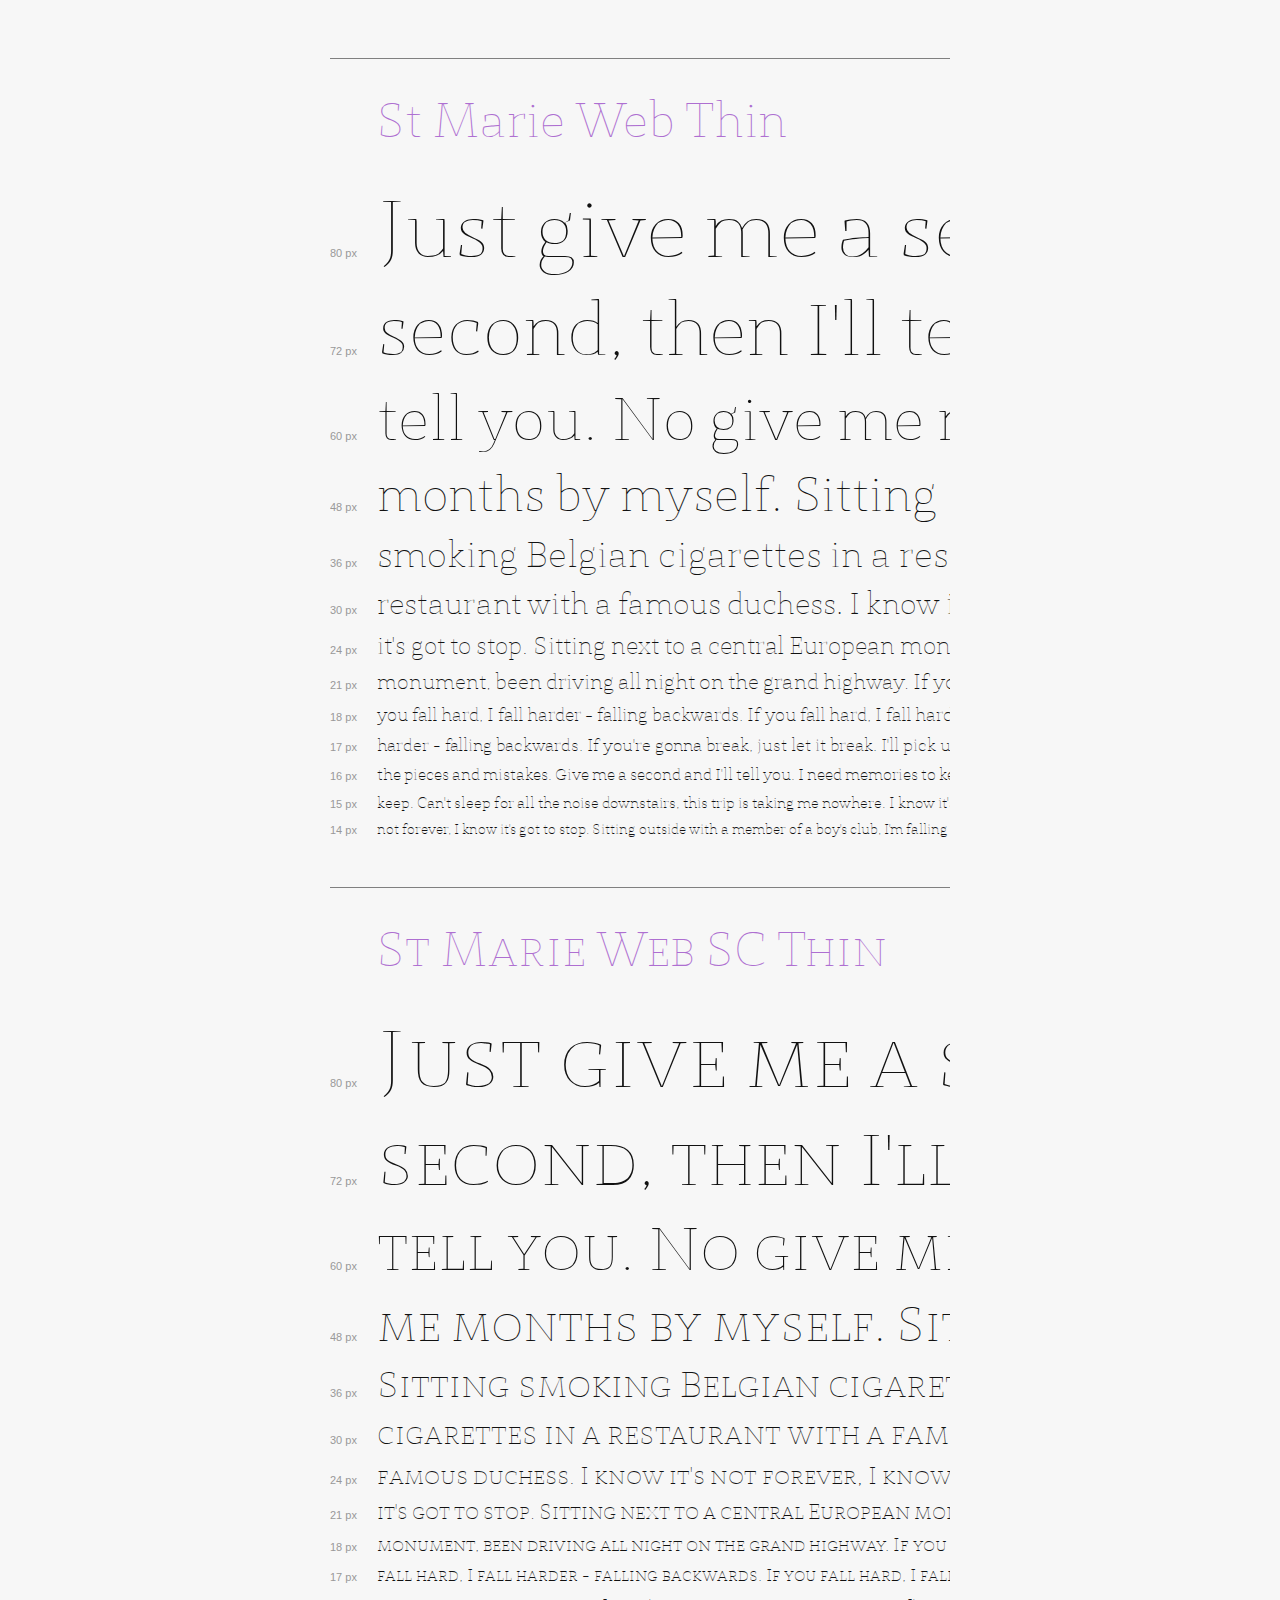
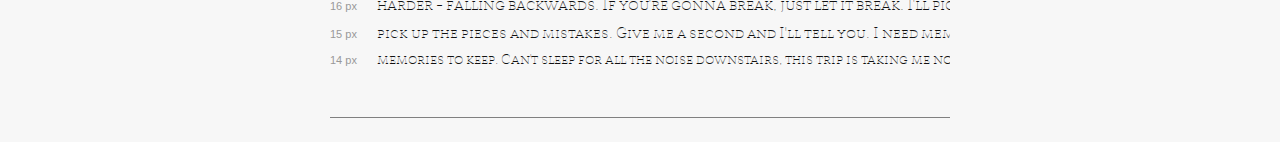
<file: media/04_fonts/testwebfont/StMarie-Thin-Webfont/demo.html>
<!DOCTYPE html PUBLIC "-//W3C//DTD XHTML 1.0 Strict//EN"
	"http://www.w3.org/TR/xhtml1/DTD/xhtml1-strict.dtd">

<html xmlns="http://www.w3.org/1999/xhtml" xml:lang="en" lang="en">
<head>
	<meta http-equiv="Content-Type" content="text/html; charset=utf-8"/>

	<title>St Marie Web Demo</title>
	<link rel="stylesheet" href="stylesheet.css" type="text/css" charset="utf-8">
	<style type="text/css" media="screen">
		body {
			font-family: Helvetica, Arial, sans-serif; 
			color:#111;
			background-color:#F7F7F7;
			}
			
		h1 {
			color:#AE6FD1;
			margin-left: 46px;
			font-size: 48px;
		}
			
		.StMarieWebSC-Thin {font-weight: normal; font-style: normal; line-height:normal; font-family: 'StMarieWebSCThin', sans-serif;}
		.StMarieWeb-Thin {font-weight: normal; font-style: normal; line-height:normal; font-family: 'StMarieWebThin', sans-serif;}
		
		p span {
			font-family: Helvetica, Arial, sans-serif;
			font-weight: normal;
			font-style: normal;
			font-size: 11px;
			color:#999;
			margin-right:20px;
		}
		#container {
			width: 620px;
			margin-left: auto;
			margin-right: auto;
			overflow: hidden;
			
		}
		.samplebox {
			white-space:nowrap;
			margin-top:10px;
			margin-bottom: 0px;
		}
	</style>
</head>

<body>
	<div id="container">
      <p>&nbsp;</p>
      <hr size="1" noshade="noshade"/>
      <p></p>
      		 
	<h1 class="StMarieWeb-Thin">St Marie Web Thin</h1>
		<p class="StMarieWeb-Thin samplebox" style="font-size:80px;"><span>80 px</span>Just give me a second</p>		
		<p class="StMarieWeb-Thin samplebox" style="font-size:72px;"><span>72 px</span>second, then I'll tell</p>
		<p class="StMarieWeb-Thin samplebox" style="font-size:60px;"><span>60 px</span>tell you. No give me months</p>
		<p class="StMarieWeb-Thin samplebox" style="font-size:48px;"><span>48 px</span>months by myself. Sitting smoking </p>
		<p class="StMarieWeb-Thin samplebox" style="font-size:36px;"><span>36 px</span>smoking Belgian cigarettes in a restaurant </p>
		<p class="StMarieWeb-Thin samplebox" style="font-size:30px;"><span>30 px</span>restaurant with a famous duchess. I know it's not forever, I know it's</p>
		<p class="StMarieWeb-Thin samplebox" style="font-size:24px;"><span>24 px</span>it's got to stop. Sitting next to a central European monument, </p>
		<p class="StMarieWeb-Thin samplebox" style="font-size:21px;"><span>21 px</span>monument, been driving all night on the grand highway. If you </p>
		<p class="StMarieWeb-Thin samplebox" style="font-size:18px;"><span>18 px</span>you fall hard, I fall harder - falling backwards. If you fall hard, I fall harder</p>
		<p class="StMarieWeb-Thin samplebox" style="font-size:17px;"><span>17 px</span>harder - falling backwards. If you're gonna break, just let it break. I'll pick up </p>
		<p class="StMarieWeb-Thin samplebox" style="font-size:16px;"><span>16 px</span>the pieces and mistakes. Give me a second and I'll tell you. I need memories to keep. </p>
		<p class="StMarieWeb-Thin samplebox" style="font-size:15px;"><span>15 px</span>keep. Can't sleep for all the noise downstairs, this trip is taking me nowhere. I know it's not forever, I know it's</p>
		<p class="StMarieWeb-Thin samplebox" style="font-size:14px;"><span>14 px</span>not forever, I know it's got to stop. Sitting outside with a member of a boy's club, I'm falling hard,</p>
        
              <p>&nbsp;</p>
      <hr size="1" noshade="noshade"/>
      <p></p>
              
	<h1 class="StMarieWebSC-Thin">St Marie Web SC Thin</h1>
		<p class="StMarieWebSC-Thin samplebox" style="font-size:80px;"><span>80 px</span>Just give me a second,</p>
		<p class="StMarieWebSC-Thin samplebox" style="font-size:72px;"><span>72 px</span>second, then I'll tell</p>
		<p class="StMarieWebSC-Thin samplebox" style="font-size:60px;"><span>60 px</span>tell you. No give me</p>
		<p class="StMarieWebSC-Thin samplebox" style="font-size:48px;"><span>48 px</span>me months by myself. Sitting </p>
		<p class="StMarieWebSC-Thin samplebox" style="font-size:36px;"><span>36 px</span>Sitting smoking Belgian cigarettes </p>
		<p class="StMarieWebSC-Thin samplebox" style="font-size:30px;"><span>30 px</span>cigarettes in a restaurant with a famous duchess.</p>
		<p class="StMarieWebSC-Thin samplebox" style="font-size:24px;"><span>24 px</span>famous duchess. I know it's not forever, I know it's got to stop.</p>
		<p class="StMarieWebSC-Thin samplebox" style="font-size:21px;"><span>21 px</span>it's got to stop. Sitting next to a central European monument, </p>
		<p class="StMarieWebSC-Thin samplebox" style="font-size:18px;"><span>18 px</span>monument, been driving all night on the grand highway. If you fall hard, </p>
		<p class="StMarieWebSC-Thin samplebox" style="font-size:17px;"><span>17 px</span>fall hard, I fall harder - falling backwards. If you fall hard, I fall harder - falling backwards.</p>
		<p class="StMarieWebSC-Thin samplebox" style="font-size:16px;"><span>16 px</span>harder - falling backwards. If you're gonna break, just let it break. I'll pick </p>
		<p class="StMarieWebSC-Thin samplebox" style="font-size:15px;"><span>15 px</span>pick up the pieces and mistakes. Give me a second and I'll tell you. I need memories </p>
		<p class="StMarieWebSC-Thin samplebox" style="font-size:14px;"><span>14 px</span>memories to keep. Can't sleep for all the noise downstairs, this trip is taking me nowhere.</p>

      <p>&nbsp;</p>
      <hr size="1" noshade="noshade"/>
      <p></p>
    </div>
</body>
</html>
</file>
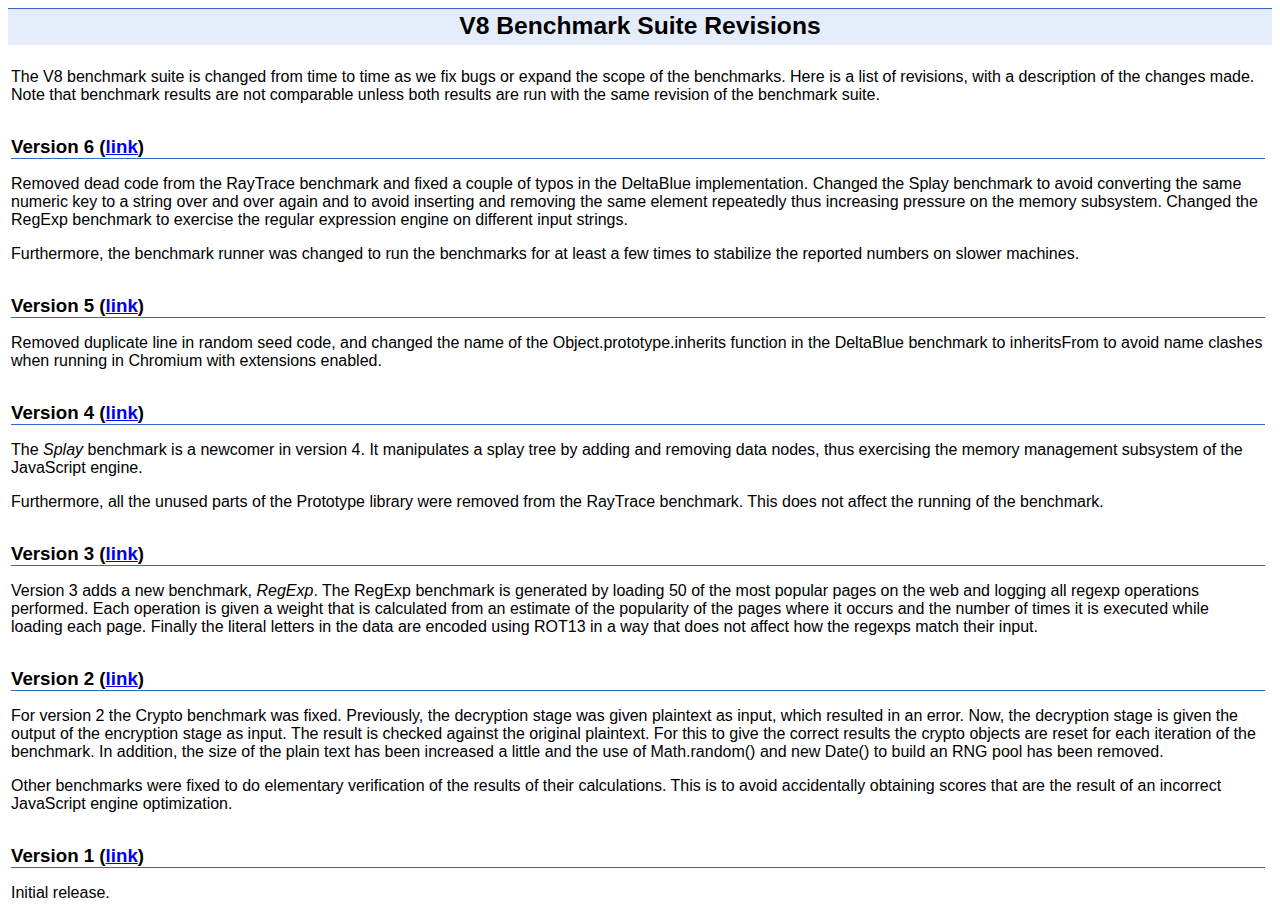
<file: tools/node/deps/v8/benchmarks/revisions.html>
<html>
<head>
<title>V8 Benchmark Suite Revisions</title>
<link type="text/css" rel="stylesheet" href="style.css" />
</head>
<body>
<div>
  <div class="title"><h1>V8 Benchmark Suite Revisions</h1></div>
  <table>
    <tr>
      <td class="contents">

<p>

The V8 benchmark suite is changed from time to time as we fix bugs or
expand the scope of the benchmarks.  Here is a list of revisions, with
a description of the changes made.  Note that benchmark results are
not comparable unless both results are run with the same revision of
the benchmark suite.

</p>

<div class="subtitle"><h3>Version 6 (<a href="http://v8.googlecode.com/svn/data/benchmarks/v6/run.html">link</a>)</h3></div>

<p>Removed dead code from the RayTrace benchmark and fixed a couple of
typos in the DeltaBlue implementation. Changed the Splay benchmark to
avoid converting the same numeric key to a string over and over again
and to avoid inserting and removing the same element repeatedly thus
increasing pressure on the memory subsystem. Changed the RegExp
benchmark to exercise the regular expression engine on different input
strings.</p>

<p>Furthermore, the benchmark runner was changed to run the benchmarks
for at least a few times to stabilize the reported numbers on slower
machines.</p>

<div class="subtitle"><h3>Version 5 (<a href="http://v8.googlecode.com/svn/data/benchmarks/v5/run.html">link</a>)</h3></div>

<p>Removed duplicate line in random seed code, and changed the name of
the Object.prototype.inherits function in the DeltaBlue benchmark to
inheritsFrom to avoid name clashes when running in Chromium with
extensions enabled.
</p>

<div class="subtitle"><h3>Version 4 (<a href="http://v8.googlecode.com/svn/data/benchmarks/v4/run.html">link</a>)</h3></div>

<p>The <i>Splay</i> benchmark is a newcomer in version 4.  It
manipulates a splay tree by adding and removing data nodes, thus
exercising the memory management subsystem of the JavaScript engine.
</p>

<p>
Furthermore, all the unused parts of the Prototype library were
removed from the RayTrace benchmark. This does not affect the running
of the benchmark.
</p>


<div class="subtitle"><h3>Version 3 (<a href="http://v8.googlecode.com/svn/data/benchmarks/v3/run.html">link</a>)</h3></div>

<p>Version 3 adds a new benchmark, <i>RegExp</i>.  The RegExp
benchmark is generated by loading 50 of the most popular pages on the
web and logging all regexp operations performed.  Each operation is
given a weight that is calculated from an estimate of the popularity
of the pages where it occurs and the number of times it is executed
while loading each page.  Finally the literal letters in the data are
encoded using ROT13 in a way that does not affect how the regexps
match their input.
</p>


<div class="subtitle"><h3>Version 2 (<a href="http://v8.googlecode.com/svn/data/benchmarks/v2/run.html">link</a>)</h3></div>

<p>For version 2 the Crypto benchmark was fixed.  Previously, the
decryption stage was given plaintext as input, which resulted in an
error.  Now, the decryption stage is given the output of the
encryption stage as input.  The result is checked against the original
plaintext.  For this to give the correct results the crypto objects
are reset for each iteration of the benchmark.  In addition, the size
of the plain text has been increased a little and the use of
Math.random() and new Date() to build an RNG pool has been
removed. </p>

<p>Other benchmarks were fixed to do elementary verification of the
results of their calculations.  This is to avoid accidentally
obtaining scores that are the result of an incorrect JavaScript engine
optimization.</p>


<div class="subtitle"><h3>Version 1 (<a href="http://v8.googlecode.com/svn/data/benchmarks/v1/run.html">link</a>)</h3></div>

<p>Initial release.</p>

</td><td style="text-align: center">
</td></tr></table>

</div>

</body>
</html>
</file>
<file: tools/node/doc/pipe.css>
body {
  background: #22252a;
  color: #eee;
  font-size: 14pt;
  line-height: 150%;
  font-family: times, Times New Roman, times-roman, georgia, serif; 
  max-width: 30em;
  margin: 0 0 5em 9em;
}
img {
  padding: 5em 0;
  border: 0;
}
#toc {
  position: absolute;
  top: 2em;
  left: 0;
  width: 8em;
  font-size: 12pt;
  line-height: 150%;
}
@media all and (min-height: 650px) { #toc { position: fixed; }}
#toctitle {
  display: none;
}
#toc ol {
  list-style: none;
}
#toc ol, .toclevel2 {
  margin: 0;
  padding: 0;
  padding-left: 1em;
}
#toc ol li {
  margin: 0;
  padding: 0;
}
#toc a { color: #aaa; }

h1, h2, h3, h4 {
  color: #B0C4DE;
  margin: 2em 0; 
}

h1 code, h2 code, h3 code, h4 code, 
h1 a, h2 a, h3 a, h4 a 
{ 
  color: inherit; 
  font-size: inherit; 
}

pre, code {
  font-family: monospace;
  font-size: 13pt;
  color: #eee0e0;
}

pre {
  padding-left: 1em;
  border-left: 1px solid #444;
}

dd {
  margin: 1em 0;
  margin-left: 1em;
}

a { color: #cd5; text-decoration: none; }
a:hover { text-decoration: underline; }

.highlight {
  background: #733;
  padding: 0.2em 0;
}
</file>
<file: media/04_fonts/testwebfont/StMarie-Thin-Webfont/stylesheet.css>
@font-face {
	font-family: 'StMarieWebSCThin';
	src: url('stmarie-thin_web_sc-webfont.eot');
	src: url('stmarie-thin_web_sc-webfont.woff') format('woff'), url('stmarie-thin_web_sc-webfont.svg#webfonti6QgH8L5') format('svg');
	font-weight: normal;
	font-style: normal;
}

@font-face {
	font-family: 'StMarieWebThin';
	src: url('stmarie-thin_web-webfont.eot');
	src: url('stmarie-thin_web-webfont.woff') format('woff'), url('stmarie-thin_web-webfont.svg#webfontHNmhr3jr') format('svg');
	font-weight: normal;
	font-style: normal;
}
</file>
<file: tools/node/deps/v8/benchmarks/style.css>
hr {
  border: 1px solid;
  border-color: #36C;
  margin: 1em 0;
}

h1, h2, h3, h4 {
  margin: 0;
  margin-bottom: 0;
}

h1 {
  font-size: 154%;
  height: 1.2em;
}


li {
  margin: .3em 0 1em 0;
}

body {
  font-family: Helvetica,Arial,sans-serif;
  color: #000;
  background-color: #fff;
}

div.title {
  background-color: rgb(229, 236, 249);
  border-top: 1px solid rgb(51, 102, 204);
  text-align: center;
  padding-top: 0.2em;
  padding-bottom: 0.2em;
  margin-bottom: 20px;
}

div.subtitle {
  border-bottom: 1px solid rgb(51, 102, 204);
  margin-top: 2em;
}

td.contents {
  text-align: left;
}

div.run {
  margin: 20px;
  width: 300px;
  height: 300px;
  float: right;
  background-color: rgb(229, 236, 249);
  background-image: url(v8-logo.png);
  background-position: center center;
  background-repeat: no-repeat;
  border: 1px solid rgb(51, 102, 204);
}

div.warning { 
  background: #ffffd9;
  border: 1px solid #d2d26a;
  display: none;
  margin: 1em 0 2em;
  padding: 8px;
  text-align: center; 
}

#status {
  text-align: center;
  margin-top: 50px;
  font-size: 120%;
  font-weight: bold;
}

#results {
  text-align: left;
  margin: 30px 0 0 90px;
}
</file>
